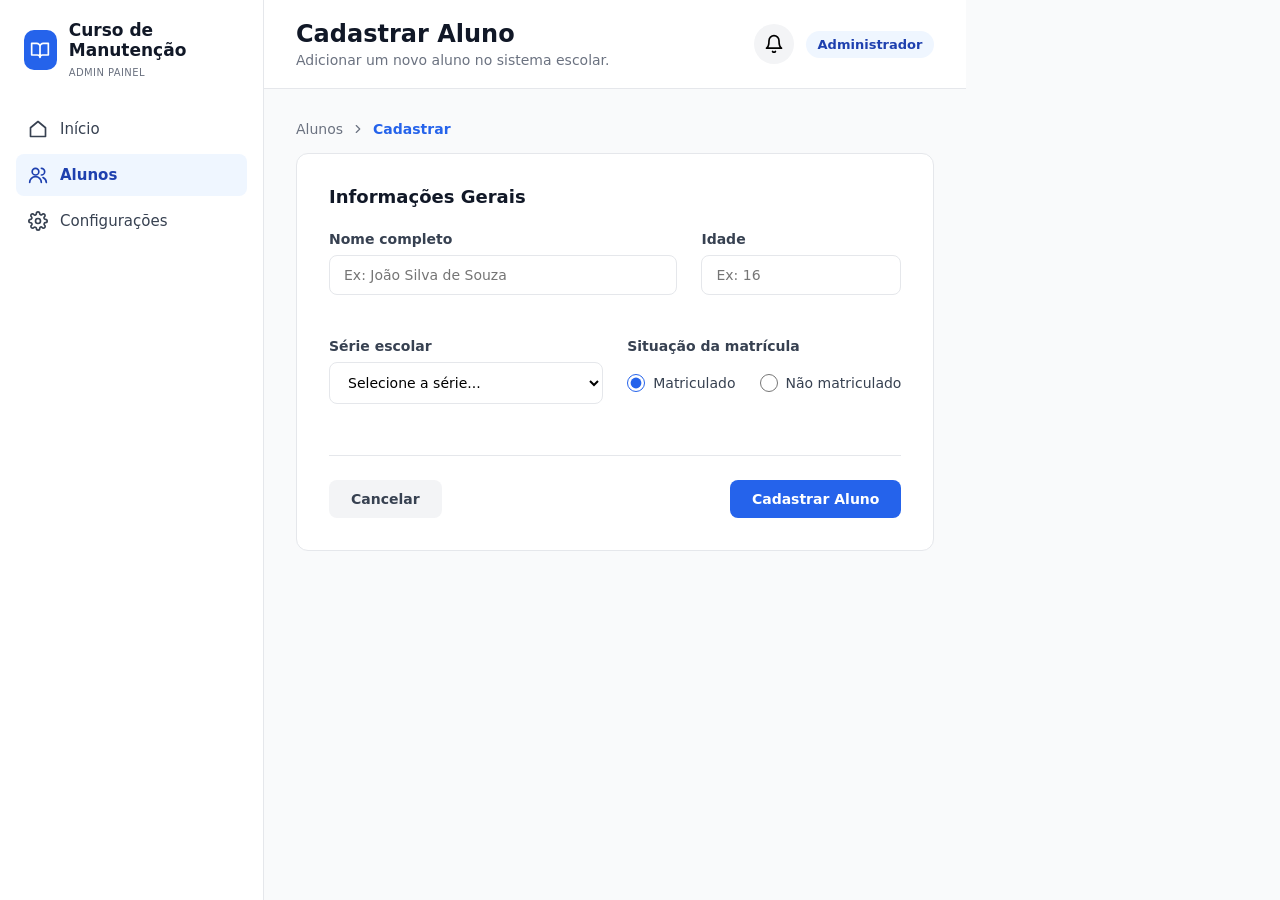
<file: index.html>
<!DOCTYPE html>
<html lang="pt-BR">

<head>
  <meta charset="UTF-8">
  <meta name="viewport" content="width=device-width, initial-scale=1">
  <title>Cadastrar Aluno</title>
  <link rel="stylesheet" href="/css/style.css">
</head>

<body>

  <aside>
    <div class="marca">
      <div class="logo"><svg viewBox="0 0 24 24">
          <path d="M2 4h6a4 4 0 0 1 4 4v13a3 3 0 0 0-3-3H2zM22 4h-6a4 4 0 0 0-4 4v13a3 3 0 0 1 3-3h7z" />
        </svg></div>
      <div><b>Curso de Manutenção</b><small>ADMIN PAINEL</small></div>
    </div>
    <nav>
      <a href="#"><svg viewBox="0 0 24 24">
          <path d="M3 10.5 12 3l9 7.5V21H3z" />
        </svg>Início</a>
      <div class="menu-alunos">
        <a href="#" class="ativo"><svg viewBox="0 0 24 24">
            <circle cx="9" cy="8" r="4" />
            <path d="M2 21a7 7 0 0 1 14 0M16 4a4 4 0 0 1 0 8M22 21a7 7 0 0 0-4-6" />
          </svg>Alunos
        </a>
        <div class="submenu">
          <a href="index.html">Adicionar Aluno</a>
          <a href="editar.html">Editar Aluno</a>
          <a href="excluir.html">Excluir Aluno</a>
        </div>
      </div>
      <a href="#"><svg viewBox="0 0 24 24">
          <circle cx="12" cy="12" r="3" />
          <path d="M19.4 15a1.7 1.7 0 0 0 .3 1.8l.1.1a2 2 0 1 1-2.8 2.8l-.1-.1a1.7 1.7 0 0 0-1.8-.3 1.7 1.7 0 0 0-1 1.5V21a2 2 0 1 1-4 0v-.1a1.7 1.7 0 0 0-1.1-1.5 1.7 1.7 0 0 0-1.8.3l-.1.1a2 2 0 1 1-2.8-2.8l.1-.1a1.7 1.7 0 0 0 .3-1.8 1.7 1.7 0 0 0-1.5-1H3a2 2 0 1 1 0-4h.1a1.7 1.7 0 0 0 1.5-1.1 1.7 1.7 0 0 0-.3-1.8l-.1-.1a2 2 0 1 1 2.8-2.8l.1.1a1.7 1.7 0 0 0 1.8.3H9a1.7 1.7 0 0 0 1-1.5V3a2 2 0 1 1 4 0v.1a1.7 1.7 0 0 0 1 1.5 1.7 1.7 0 0 0 1.8-.3l.1-.1a2 2 0 1 1 2.8 2.8l-.1.1a1.7 1.7 0 0 0-.3 1.8V9a1.7 1.7 0 0 0 1.5 1H21a2 2 0 1 1 0 4h-.1a1.7 1.7 0 0 0-1.5 1z" />
        </svg>Configurações</a>
        <a/>
    </nav>
  </aside>

  <div class="principal">
    <header>
      <div>
        <h1>Cadastrar Aluno</h1>
        <p>Adicionar um novo aluno no sistema escolar.</p>
      </div>
      <div class="usuario">
        <button class="sino" aria-label="Notificações"><svg viewBox="0 0 24 24">
            <path d="M18 8a6 6 0 0 0-12 0c0 7-3 9-3 9h18s-3-2-3-9M13.7 21a2 2 0 0 1-3.4 0" />
          </svg></button>
        <span class="selo">Administrador</span>
      </div>
    </header>

    <main>
      <div id="aviso" class="aviso" role="status" aria-live="polite"></div>

      <div class="caminho">Alunos <svg viewBox="0 0 24 24">
          <path d="m9 6 6 6-6 6" />
        </svg> <b>Cadastrar</b></div>

      <form class="cartao" id="form" novalidate>
        <h2>Informações Gerais</h2>
        <div class="grade">
          <div class="linha1">
            <div>
              <label for="nome">Nome completo</label>
              <input type="text" id="nome" placeholder="Ex: João Silva de Souza" maxlength="100" autocomplete="off">
              <div class="msg-erro" id="erro-nome"></div>
            </div>
            <div>
              <label for="idade">Idade</label>
              <input type="number" id="idade" placeholder="Ex: 16" min="5" max="100">
              <div class="msg-erro" id="erro-idade"></div>
            </div>
          </div>

          <div>
            <label for="serie">Série escolar</label>
            <select id="serie">
              <option value="">Selecione a série...</option>
              <option>6º ano (Fundamental)</option>
              <option>7º ano (Fundamental)</option>
              <option>8º ano (Fundamental)</option>
              <option>9º ano (Fundamental)</option>
              <option>1ª série (Ensino Médio)</option>
              <option>2ª série (Ensino Médio)</option>
              <option>3ª série (Ensino Médio)</option>
            </select>
            <div class="msg-erro" id="erro-serie"></div>
          </div>

          <fieldset>
            <legend>Situação da matrícula</legend>
            <div class="radios">
              <label><input type="radio" name="situacao" value="matriculado" checked> Matriculado</label>
              <label><input type="radio" name="situacao" value="nao_matriculado"> Não matriculado</label>
            </div>
          </fieldset>
        </div>

        <div class="acoes">
          <button type="button" class="btn cancelar" id="cancelar">Cancelar</button>
          <button type="submit" class="btn salvar" id="salvar">Cadastrar Aluno</button>
        </div>
      </form>
    </main>
  </div>

  <script>
    /* =====================================================
       ACESSO A DADOS
       Modo teste: guarda na memória (some ao recarregar).
       Modo real: comente o bloco de teste e descomente o bloco real.
       ===================================================== */

    // ----- MODO TESTE -----
    const alunosFalsos = [];
    async function salvarAluno(aluno) {
      await new Promise(r => setTimeout(r, 400));   // simula a demora da rede
      alunosFalsos.push({ id: alunosFalsos.length + 1, ...aluno });
      console.log('Alunos cadastrados (teste):', alunosFalsos);
      return { ok: true };
    }

    // ----- MODO REAL (API em C#) -----
    // async function salvarAluno(aluno) {
    //   const resp = await fetch('/api/alunos', {
    //     method: 'POST',
    //     headers: { 'Content-Type': 'application/json' },
    //     body: JSON.stringify(aluno)
    //   });
    //   return { ok: resp.ok, erro: resp.ok ? null : await resp.text() };
    // }

    /* ===================== TELA ===================== */
    const $ = id => document.getElementById(id);
    const form = $('form'), aviso = $('aviso'), botao = $('salvar');
    let temporizador;

    function mostrarAviso(texto, tipo) {
      clearTimeout(temporizador);
      const icone = tipo === 'ok'
        ? '<svg viewBox="0 0 24 24"><circle cx="12" cy="12" r="10"/><path d="m8 12 3 3 5-6"/></svg>'
        : '<svg viewBox="0 0 24 24"><circle cx="12" cy="12" r="10"/><path d="M12 8v5M12 16h.01"/></svg>';
      aviso.className = 'aviso mostrar ' + tipo;
      aviso.innerHTML = icone;
      const span = document.createElement('span');
      span.textContent = texto;            // textContent evita injeção de HTML
      aviso.appendChild(span);
      temporizador = setTimeout(() => aviso.classList.remove('mostrar'), 5000);
    }

    function marcarErro(campo, erroId, texto) {
      $(campo).classList.toggle('invalido', !!texto);
      $(erroId).textContent = texto || '';
      return !texto;
    }

    function validar() {
      const nome = $('nome').value.trim();
      const idade = Number($('idade').value);
      const okNome = marcarErro('nome', 'erro-nome', nome.length < 3 ? 'Informe o nome completo.' : '');
      const okIdade = marcarErro('idade', 'erro-idade',
        (!$('idade').value || idade < 5 || idade > 100) ? 'Idade entre 5 e 100.' : '');
      const okSerie = marcarErro('serie', 'erro-serie', !$('serie').value ? 'Escolha a série.' : '');
      return okNome && okIdade && okSerie;
    }

    function limpar() {
      form.reset();
      ['nome', 'idade', 'serie'].forEach(c => marcarErro(c, 'erro-' + c, ''));
    }

    form.addEventListener('submit', async e => {
      e.preventDefault();
      if (!validar()) return;

      botao.disabled = true;
      botao.textContent = 'Salvando...';
      try {
        const resultado = await salvarAluno({
          nome: $('nome').value.trim(),
          idade: Number($('idade').value),
          serie: $('serie').value,
          matriculado: form.situacao.value === 'matriculado'
        });
        if (resultado.ok) {
          mostrarAviso('Aluno cadastrado com sucesso!', 'ok');
          limpar();
        } else {
          mostrarAviso(resultado.erro || 'Não foi possível cadastrar o aluno.', 'falha');
        }
      } catch {
        mostrarAviso('Sem conexão com o servidor. Tente novamente.', 'falha');
      } finally {
        botao.disabled = false;
        botao.textContent = 'Cadastrar Aluno';
      }
    });

    $('cancelar').addEventListener('click', limpar);
  </script>
</body>

</html>
</file>
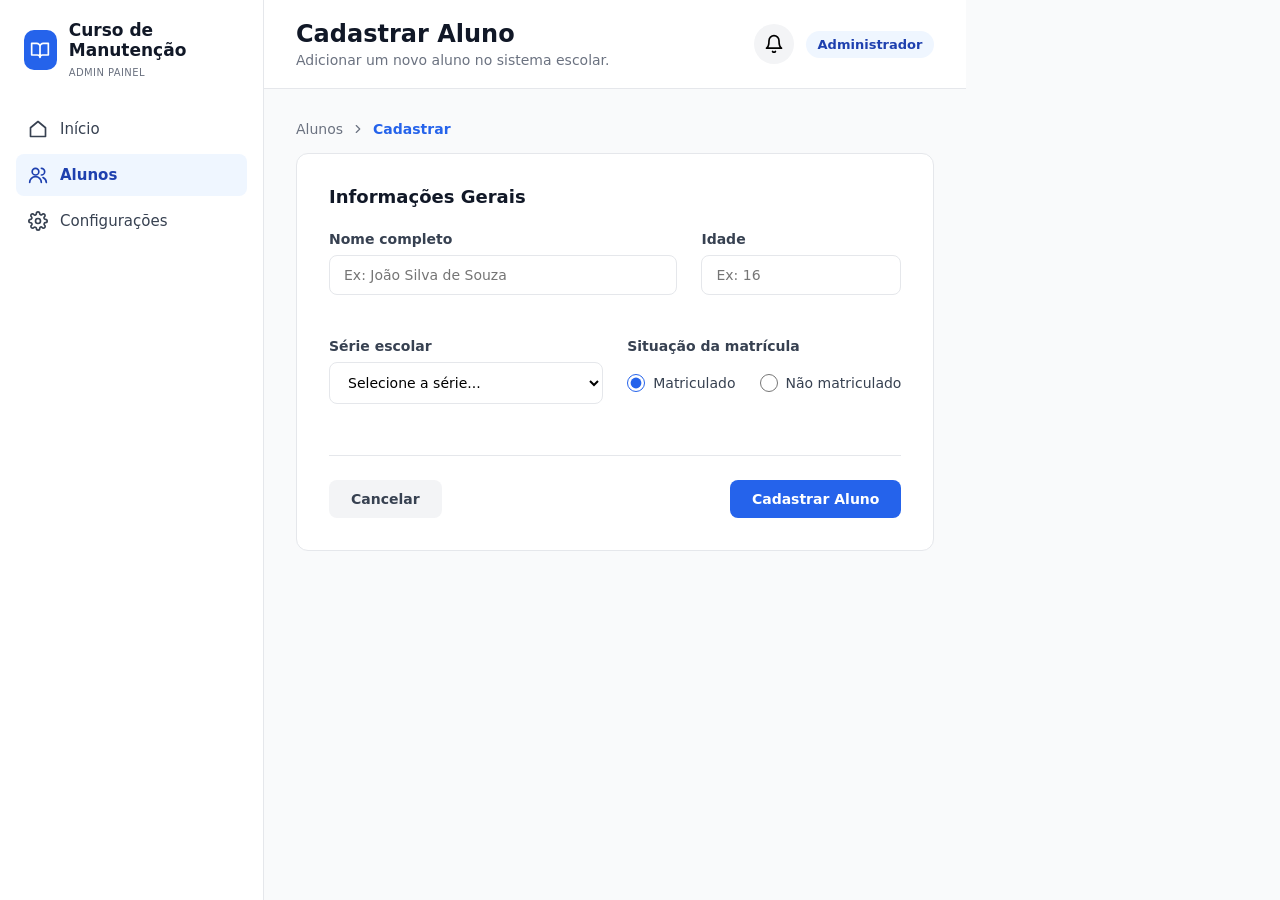
<file: Adicionar.html>
<!DOCTYPE html>
<html lang="pt-BR">

<head>
  <meta charset="UTF-8">
  <meta name="viewport" content="width=device-width, initial-scale=1">
  <title>Cadastrar Aluno</title>
  <link rel="stylesheet" href="/css/style.css">
</head>

<body>

  <aside>
    <div class="marca">
      <div class="logo"><svg viewBox="0 0 24 24">
          <path d="M2 4h6a4 4 0 0 1 4 4v13a3 3 0 0 0-3-3H2zM22 4h-6a4 4 0 0 0-4 4v13a3 3 0 0 1 3-3h7z" />
        </svg></div>
      <div><b>Curso de Manutenção</b><small>ADMIN PAINEL</small></div>
    </div>
    <nav>
      <a href="inicio.html"><svg viewBox="0 0 24 24">
          <path d="M3 10.5 12 3l9 7.5V21H3z" />
        </svg>Início</a>
      <div class="menu-alunos">
        <a href="Adicionar.html" class="ativo"><svg viewBox="0 0 24 24">
            <circle cx="9" cy="8" r="4" />
            <path d="M2 21a7 7 0 0 1 14 0M16 4a4 4 0 0 1 0 8M22 21a7 7 0 0 0-4-6" />
          </svg>Alunos
        </a>
        <div class="submenu">
          <a href="Adicionar.html">Adicionar Aluno</a>
          <a href="editar.html">Editar Aluno</a>
          <a href="excluir.html">Excluir Aluno</a>
          <a href="consultar.html">Consultar Aluno</a>
        </div>
      </div>
      <a href="#"><svg viewBox="0 0 24 24">
          <circle cx="12" cy="12" r="3" />
          <path d="M19.4 15a1.7 1.7 0 0 0 .3 1.8l.1.1a2 2 0 1 1-2.8 2.8l-.1-.1a1.7 1.7 0 0 0-1.8-.3 1.7 1.7 0 0 0-1 1.5V21a2 2 0 1 1-4 0v-.1a1.7 1.7 0 0 0-1.1-1.5 1.7 1.7 0 0 0-1.8.3l-.1.1a2 2 0 1 1-2.8-2.8l.1-.1a1.7 1.7 0 0 0 .3-1.8 1.7 1.7 0 0 0-1.5-1H3a2 2 0 1 1 0-4h.1a1.7 1.7 0 0 0 1.5-1.1 1.7 1.7 0 0 0-.3-1.8l-.1-.1a2 2 0 1 1 2.8-2.8l.1.1a1.7 1.7 0 0 0 1.8.3H9a1.7 1.7 0 0 0 1-1.5V3a2 2 0 1 1 4 0v.1a1.7 1.7 0 0 0 1 1.5 1.7 1.7 0 0 0 1.8-.3l.1-.1a2 2 0 1 1 2.8 2.8l-.1.1a1.7 1.7 0 0 0-.3 1.8V9a1.7 1.7 0 0 0 1.5 1H21a2 2 0 1 1 0 4h-.1a1.7 1.7 0 0 0-1.5 1z" />
        </svg>Configurações</a>
        <a/>
    </nav>
  </aside>

  <div class="principal">
    <header>
      <div>
        <h1>Cadastrar Aluno</h1>
        <p>Adicionar um novo aluno no sistema escolar.</p>
      </div>
      <div class="usuario">
        <button class="sino" aria-label="Notificações"><svg viewBox="0 0 24 24">
            <path d="M18 8a6 6 0 0 0-12 0c0 7-3 9-3 9h18s-3-2-3-9M13.7 21a2 2 0 0 1-3.4 0" />
          </svg></button>
        <span class="selo">Administrador</span>
      </div>
    </header>

    <main>
      <div id="aviso" class="aviso" role="status" aria-live="polite"></div>

      <div class="caminho">Alunos <svg viewBox="0 0 24 24">
          <path d="m9 6 6 6-6 6" />
        </svg> <b>Cadastrar</b></div>

      <form class="cartao" id="form" novalidate>
        <h2>Informações Gerais</h2>
        <div class="grade">
          <div class="linha1">
            <div>
              <label for="nome">Nome completo</label>
              <input type="text" id="nome" placeholder="Ex: João Silva de Souza" maxlength="100" autocomplete="off">
              <div class="msg-erro" id="erro-nome"></div>
            </div>
            <div>
              <label for="idade">Idade</label>
              <input type="number" id="idade" placeholder="Ex: 16" min="5" max="100">
              <div class="msg-erro" id="erro-idade"></div>
            </div>
          </div>

          <div>
            <label for="serie">Série escolar</label>
            <select id="serie">
              <option value="">Selecione a série...</option>
              <option>6º ano (Fundamental)</option>
              <option>7º ano (Fundamental)</option>
              <option>8º ano (Fundamental)</option>
              <option>9º ano (Fundamental)</option>
              <option>1ª série (Ensino Médio)</option>
              <option>2ª série (Ensino Médio)</option>
              <option>3ª série (Ensino Médio)</option>
            </select>
            <div class="msg-erro" id="erro-serie"></div>
          </div>

          <fieldset>
            <legend>Situação da matrícula</legend>
            <div class="radios">
              <label><input type="radio" name="situacao" value="matriculado" checked> Matriculado</label>
              <label><input type="radio" name="situacao" value="nao_matriculado"> Não matriculado</label>
            </div>
          </fieldset>
        </div>

        <div class="acoes">
          <button type="button" class="btn cancelar" id="cancelar">Cancelar</button>
          <button type="submit" class="btn salvar" id="salvar">Cadastrar Aluno</button>
        </div>
      </form>
    </main>
  </div>

  <script>
    /* =====================================================
       ACESSO A DADOS
       Modo teste: guarda na memória (some ao recarregar).
       Modo real: comente o bloco de teste e descomente o bloco real.
       ===================================================== */

    // ----- MODO TESTE -----
    const alunosFalsos = [];
    async function salvarAluno(aluno) {
      await new Promise(r => setTimeout(r, 400));   // simula a demora da rede
      alunosFalsos.push({ id: alunosFalsos.length + 1, ...aluno });
      console.log('Alunos cadastrados (teste):', alunosFalsos);
      return { ok: true };
    }

    // ----- MODO REAL (API em C#) -----
    // async function salvarAluno(aluno) {
    //   const resp = await fetch('/api/alunos', {
    //     method: 'POST',
    //     headers: { 'Content-Type': 'application/json' },
    //     body: JSON.stringify(aluno)
    //   });
    //   return { ok: resp.ok, erro: resp.ok ? null : await resp.text() };
    // }

    /* ===================== TELA ===================== */
    const $ = id => document.getElementById(id);
    const form = $('form'), aviso = $('aviso'), botao = $('salvar');
    let temporizador;

    function mostrarAviso(texto, tipo) {
      clearTimeout(temporizador);
      const icone = tipo === 'ok'
        ? '<svg viewBox="0 0 24 24"><circle cx="12" cy="12" r="10"/><path d="m8 12 3 3 5-6"/></svg>'
        : '<svg viewBox="0 0 24 24"><circle cx="12" cy="12" r="10"/><path d="M12 8v5M12 16h.01"/></svg>';
      aviso.className = 'aviso mostrar ' + tipo;
      aviso.innerHTML = icone;
      const span = document.createElement('span');
      span.textContent = texto;            // textContent evita injeção de HTML
      aviso.appendChild(span);
      temporizador = setTimeout(() => aviso.classList.remove('mostrar'), 5000);
    }

    function marcarErro(campo, erroId, texto) {
      $(campo).classList.toggle('invalido', !!texto);
      $(erroId).textContent = texto || '';
      return !texto;
    }

    function validar() {
      const nome = $('nome').value.trim();
      const idade = Number($('idade').value);
      const okNome = marcarErro('nome', 'erro-nome', nome.length < 3 ? 'Informe o nome completo.' : '');
      const okIdade = marcarErro('idade', 'erro-idade',
        (!$('idade').value || idade < 5 || idade > 100) ? 'Idade entre 5 e 100.' : '');
      const okSerie = marcarErro('serie', 'erro-serie', !$('serie').value ? 'Escolha a série.' : '');
      return okNome && okIdade && okSerie;
    }

    function limpar() {
      form.reset();
      ['nome', 'idade', 'serie'].forEach(c => marcarErro(c, 'erro-' + c, ''));
    }

    form.addEventListener('submit', async e => {
      e.preventDefault();
      if (!validar()) return;

      botao.disabled = true;
      botao.textContent = 'Salvando...';
      try {
        const resultado = await salvarAluno({
          nome: $('nome').value.trim(),
          idade: Number($('idade').value),
          serie: $('serie').value,
          matriculado: form.situacao.value === 'matriculado'
        });
        if (resultado.ok) {
          mostrarAviso('Aluno cadastrado com sucesso!', 'ok');
          limpar();
        } else {
          mostrarAviso(resultado.erro || 'Não foi possível cadastrar o aluno.', 'falha');
        }
      } catch {
        mostrarAviso('Sem conexão com o servidor. Tente novamente.', 'falha');
      } finally {
        botao.disabled = false;
        botao.textContent = 'Cadastrar Aluno';
      }
    });

    $('cancelar').addEventListener('click', limpar);
  </script>
</body>

</html>
</file>
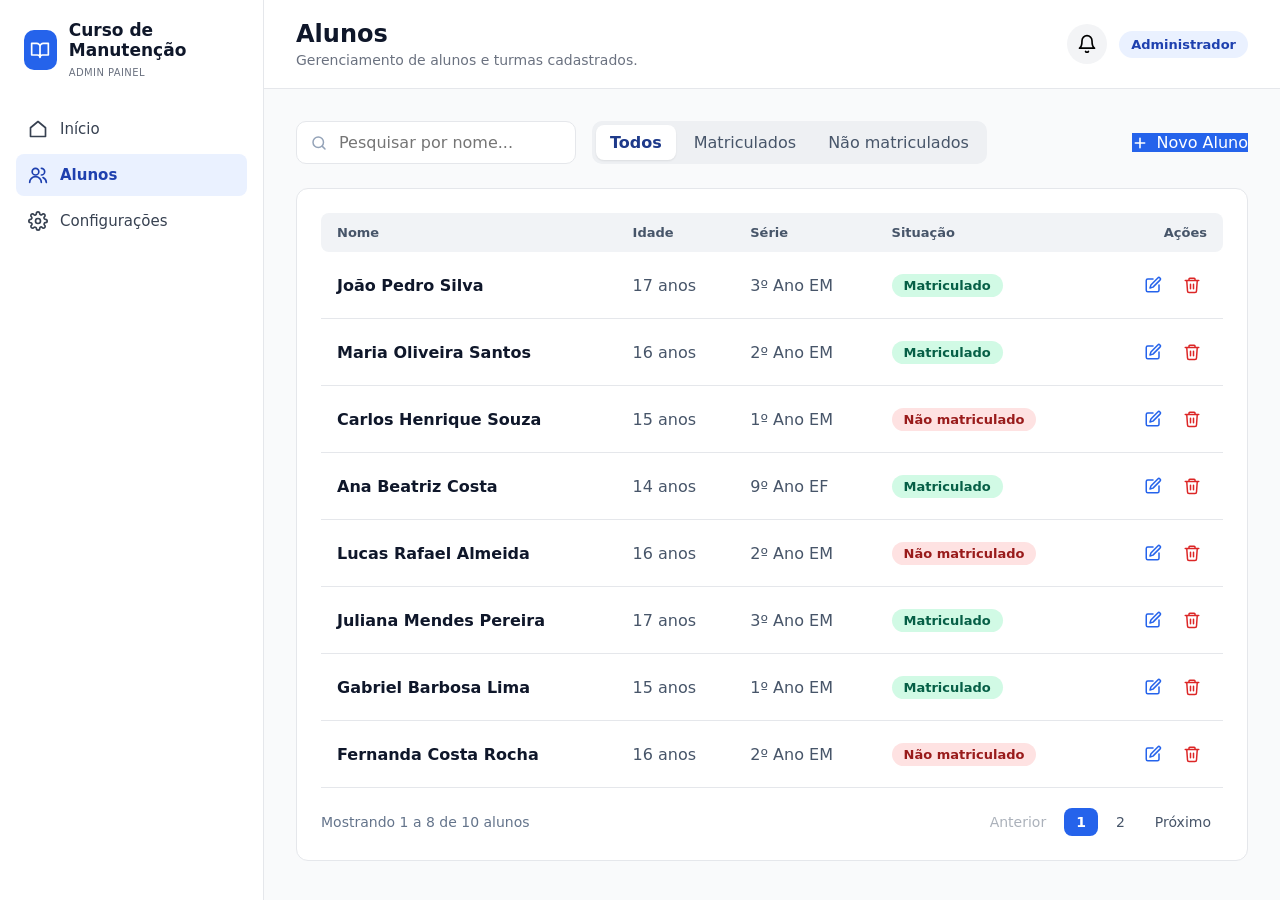
<file: consultar.html>
<!DOCTYPE html>
<html lang="pt-BR">

<head>
  <meta charset="UTF-8">
  <meta name="viewport" content="width=device-width, initial-scale=1">
  <title>Alunos</title>
  <link rel="stylesheet" href="/css/style.css">
  <link rel="stylesheet" href="/css/consultar.css">
</head>

<body>

  <aside>
    <div class="marca">
      <div class="logo"><svg viewBox="0 0 24 24">
          <path d="M2 4h6a4 4 0 0 1 4 4v13a3 3 0 0 0-3-3H2zM22 4h-6a4 4 0 0 0-4 4v13a3 3 0 0 1 3-3h7z" />
        </svg></div>
      <div><b>Curso de Manutenção</b><small>ADMIN PAINEL</small></div>
    </div>
    <nav>
      <a href="inicio.html"><svg viewBox="0 0 24 24">
          <path d="M3 10.5 12 3l9 7.5V21H3z" />
        </svg>Início</a>
      <div class="menu-alunos">
        <a href="alunos.html" class="ativo"><svg viewBox="0 0 24 24">
            <circle cx="9" cy="8" r="4" />
            <path d="M2 21a7 7 0 0 1 14 0M16 4a4 4 0 0 1 0 8M22 21a7 7 0 0 0-4-6" />
          </svg>Alunos</a>
        <div class="submenu">
          <a href="Adicionar.html">Adicionar Aluno</a>
          <a href="editar.html">Editar Aluno</a>
          <a href="excluir.html">Excluir Aluno</a>
          <a href="consultar.html">Consultar Aluno</a>
        </div>
      </div>
      <a href="#"><svg viewBox="0 0 24 24">
          <circle cx="12" cy="12" r="3" />
          <path d="M19.4 15a1.7 1.7 0 0 0 .3 1.8l.1.1a2 2 0 1 1-2.8 2.8l-.1-.1a1.7 1.7 0 0 0-1.8-.3 1.7 1.7 0 0 0-1 1.5V21a2 2 0 1 1-4 0v-.1a1.7 1.7 0 0 0-1.1-1.5 1.7 1.7 0 0 0-1.8.3l-.1.1a2 2 0 1 1-2.8-2.8l.1-.1a1.7 1.7 0 0 0 .3-1.8 1.7 1.7 0 0 0-1.5-1H3a2 2 0 1 1 0-4h.1a1.7 1.7 0 0 0 1.5-1.1 1.7 1.7 0 0 0-.3-1.8l-.1-.1a2 2 0 1 1 2.8-2.8l.1.1a1.7 1.7 0 0 0 1.8.3H9a1.7 1.7 0 0 0 1-1.5V3a2 2 0 1 1 4 0v.1a1.7 1.7 0 0 0 1 1.5 1.7 1.7 0 0 0 1.8-.3l.1-.1a2 2 0 1 1 2.8 2.8l-.1.1a1.7 1.7 0 0 0-.3 1.8V9a1.7 1.7 0 0 0 1.5 1H21a2 2 0 1 1 0 4h-.1a1.7 1.7 0 0 0-1.5 1z" />
        </svg>Configurações</a>
    </nav>
  </aside>

  <div class="principal">
    <header>
      <div>
        <h1>Alunos</h1>
        <p>Gerenciamento de alunos e turmas cadastrados.</p>
      </div>
      <div class="usuario">
        <button class="sino" aria-label="Notificações"><svg viewBox="0 0 24 24">
            <path d="M18 8a6 6 0 0 0-12 0c0 7-3 9-3 9h18s-3-2-3-9M13.7 21a2 2 0 0 1-3.4 0" />
          </svg></button>
        <span class="selo">Administrador</span>
      </div>
    </header>

    <main>

      <!-- ===== BARRA: busca + filtros + botão novo ===== -->
      <div class="barra">
        <div class="busca">
          <svg viewBox="0 0 24 24">
            <circle cx="11" cy="11" r="7" />
            <path d="m20 20-3.5-3.5" />
          </svg>
          <input type="search" id="busca" placeholder="Pesquisar por nome..." aria-label="Pesquisar por nome" autocomplete="off">
        </div>

        <div class="filtros" id="filtros">
          <button type="button" class="ativo" data-filtro="todos">Todos</button>
          <button type="button" data-filtro="matriculados">Matriculados</button>
          <button type="button" data-filtro="nao">Não matriculados</button>
        </div>

        <a href="Adicionar.html" class="btn salvar novo">
          <svg viewBox="0 0 24 24">
            <path d="M12 5v14M5 12h14" />
          </svg>Novo Aluno
        </a>
      </div>

      <!-- ===== TABELA ===== -->
      <section class="cartao lista">
        <div class="tabela-rolagem">
          <table>
            <thead>
              <tr>
                <th>Nome</th>
                <th>Idade</th>
                <th>Série</th>
                <th>Situação</th>
                <th class="col-acoes">Ações</th>
              </tr>
            </thead>
            <tbody id="tabela-alunos"></tbody>
          </table>
        </div>

        <div class="rodape">
          <span id="info"></span>
          <nav class="paginacao" id="paginacao" aria-label="Paginação"></nav>
        </div>
      </section>

    </main>
  </div>

  <!-- Molde de uma linha (o navegador não mostra o <template>) -->
  <template id="modelo-linha">
    <tr>
      <td class="nome"></td>
      <td class="idade"></td>
      <td class="serie"></td>
      <td><span class="selo-situacao"></span></td>
      <td class="col-acoes">
        <a class="acao editar" aria-label="Editar aluno"><svg viewBox="0 0 24 24">
            <path d="M12 4H5a2 2 0 0 0-2 2v13a2 2 0 0 0 2 2h13a2 2 0 0 0 2-2v-7" />
            <path d="M18.4 2.6a2 2 0 0 1 2.9 2.9L12 14.8 8 16l1.2-4z" />
          </svg></a>
        <a class="acao excluir" aria-label="Excluir aluno"><svg viewBox="0 0 24 24">
            <path d="M3 6h18M8 6V4a1 1 0 0 1 1-1h6a1 1 0 0 1 1 1v2M19 6l-1 14a2 2 0 0 1-2 2H8a2 2 0 0 1-2-2L5 6M10 11v6M14 11v6" />
          </svg></a>
      </td>
    </tr>
  </template>

  <script>
    /* =====================================================
       ACESSO A DADOS  (é a ÚNICA parte que muda com o banco)
       A tela chama buscarAlunos() e espera receber uma lista:
       [{ id, nome, idade, serie, matriculado }, ...]
       ===================================================== */

    // ----- MODO TESTE: dados inventados (apague quando ligar o banco) -----
    async function buscarAlunos() {
      await new Promise(r => setTimeout(r, 300));   // simula a demora da rede
      return [
        { id: 1, nome: 'João Pedro Silva', idade: 17, serie: '3º Ano EM', matriculado: true },
        { id: 2, nome: 'Maria Oliveira Santos', idade: 16, serie: '2º Ano EM', matriculado: true },
        { id: 3, nome: 'Carlos Henrique Souza', idade: 15, serie: '1º Ano EM', matriculado: false },
        { id: 4, nome: 'Ana Beatriz Costa', idade: 14, serie: '9º Ano EF', matriculado: true },
        { id: 5, nome: 'Lucas Rafael Almeida', idade: 16, serie: '2º Ano EM', matriculado: false },
        { id: 6, nome: 'Juliana Mendes Pereira', idade: 17, serie: '3º Ano EM', matriculado: true },
        { id: 7, nome: 'Gabriel Barbosa Lima', idade: 15, serie: '1º Ano EM', matriculado: true },
        { id: 8, nome: 'Fernanda Costa Rocha', idade: 16, serie: '2º Ano EM', matriculado: false },
        { id: 9, nome: 'Pedro Álvares Nunes', idade: 14, serie: '8º Ano EF', matriculado: true },
        { id: 10, nome: 'Camila Ferreira Dias', idade: 15, serie: '1º Ano EM', matriculado: true }
      ];
    }

    // ----- MODO REAL (API em C#): comente o bloco de teste e descomente este -----
    // async function buscarAlunos() {
    //   const resp = await fetch('/api/alunos');
    //   if (!resp.ok) throw new Error('Falha ao buscar alunos');
    //   return resp.json();
    // }

    /* ===================== TELA ===================== */
    const POR_PAGINA = 8;
    let todos = [];          // todos os alunos vindos do banco
    let filtro = 'todos';    // 'todos' | 'matriculados' | 'nao'
    let busca = '';          // texto digitado (já sem acento e minúsculo)
    let pagina = 1;

    const $ = id => document.getElementById(id);
    const corpo = $('tabela-alunos');

    // "João" -> "joao": a busca acha o nome mesmo sem digitar o acento
    const semAcento = t => t.normalize('NFD').replace(/[\u0300-\u036f]/g, '').toLowerCase();

    function listaFiltrada() {
      return todos.filter(a => {
        if (filtro === 'matriculados' && !a.matriculado) return false;
        if (filtro === 'nao' && a.matriculado) return false;
        return semAcento(a.nome).includes(busca);
      });
    }

    function mensagemTabela(texto) {
      corpo.innerHTML = '';
      const tr = document.createElement('tr');
      tr.className = 'vazio';
      const td = document.createElement('td');
      td.colSpan = 5;
      td.textContent = texto;
      tr.appendChild(td);
      corpo.appendChild(tr);
    }

    function criarLinha(aluno) {
      const linha = $('modelo-linha').content.cloneNode(true);
      // textContent evita injeção de HTML se um nome vier com <script>
      linha.querySelector('.nome').textContent = aluno.nome;
      linha.querySelector('.idade').textContent = aluno.idade + ' anos';
      linha.querySelector('.serie').textContent = aluno.serie;

      const selo = linha.querySelector('.selo-situacao');
      selo.textContent = aluno.matriculado ? 'Matriculado' : 'Não matriculado';
      selo.classList.add(aluno.matriculado ? 'ok' : 'falha');

      // leva o id na URL: a página de editar/excluir lê esse id
      linha.querySelector('.editar').href = 'editar.html?id=' + encodeURIComponent(aluno.id);
      linha.querySelector('.excluir').href = 'excluir.html?id=' + encodeURIComponent(aluno.id);
      return linha;
    }

    function desenharPaginacao(totalPaginas) {
      const nav = $('paginacao');
      nav.innerHTML = '';
      if (totalPaginas <= 1) return;

      const botao = (texto, alvo, desativado, atual) => {
        const b = document.createElement('button');
        b.type = 'button';
        b.textContent = texto;
        b.disabled = desativado;
        if (atual) { b.classList.add('ativo'); b.setAttribute('aria-current', 'page'); }
        b.addEventListener('click', () => { pagina = alvo; desenhar(); });
        return b;
      };

      nav.appendChild(botao('Anterior', pagina - 1, pagina === 1));
      for (let p = 1; p <= totalPaginas; p++) nav.appendChild(botao(p, p, false, p === pagina));
      nav.appendChild(botao('Próximo', pagina + 1, pagina === totalPaginas));
    }

    function desenhar() {
      const lista = listaFiltrada();
      const totalPaginas = Math.max(1, Math.ceil(lista.length / POR_PAGINA));
      pagina = Math.min(pagina, totalPaginas);

      const inicio = (pagina - 1) * POR_PAGINA;
      const fatia = lista.slice(inicio, inicio + POR_PAGINA);   // só os 8 da página atual

      if (!fatia.length) {
        mensagemTabela('Nenhum aluno encontrado.');
      } else {
        corpo.innerHTML = '';
        fatia.forEach(a => corpo.appendChild(criarLinha(a)));
      }

      $('info').textContent = lista.length
        ? `Mostrando ${inicio + 1} a ${inicio + fatia.length} de ${lista.length} alunos`
        : '';
      desenharPaginacao(totalPaginas);
    }

    // ----- eventos -----
    $('busca').addEventListener('input', e => {
      busca = semAcento(e.target.value.trim());
      pagina = 1;
      desenhar();
    });

    $('filtros').addEventListener('click', e => {
      const botao = e.target.closest('button[data-filtro]');
      if (!botao) return;
      filtro = botao.dataset.filtro;
      pagina = 1;
      document.querySelectorAll('#filtros button').forEach(b => b.classList.toggle('ativo', b === botao));
      desenhar();
    });

    // ----- início -----
    async function iniciar() {
      mensagemTabela('Carregando alunos...');
      try {
        todos = await buscarAlunos();
        desenhar();
      } catch {
        mensagemTabela('Não foi possível carregar os alunos. Tente novamente.');
      }
    }
    iniciar();
  </script>
</body>

</html>
</file>
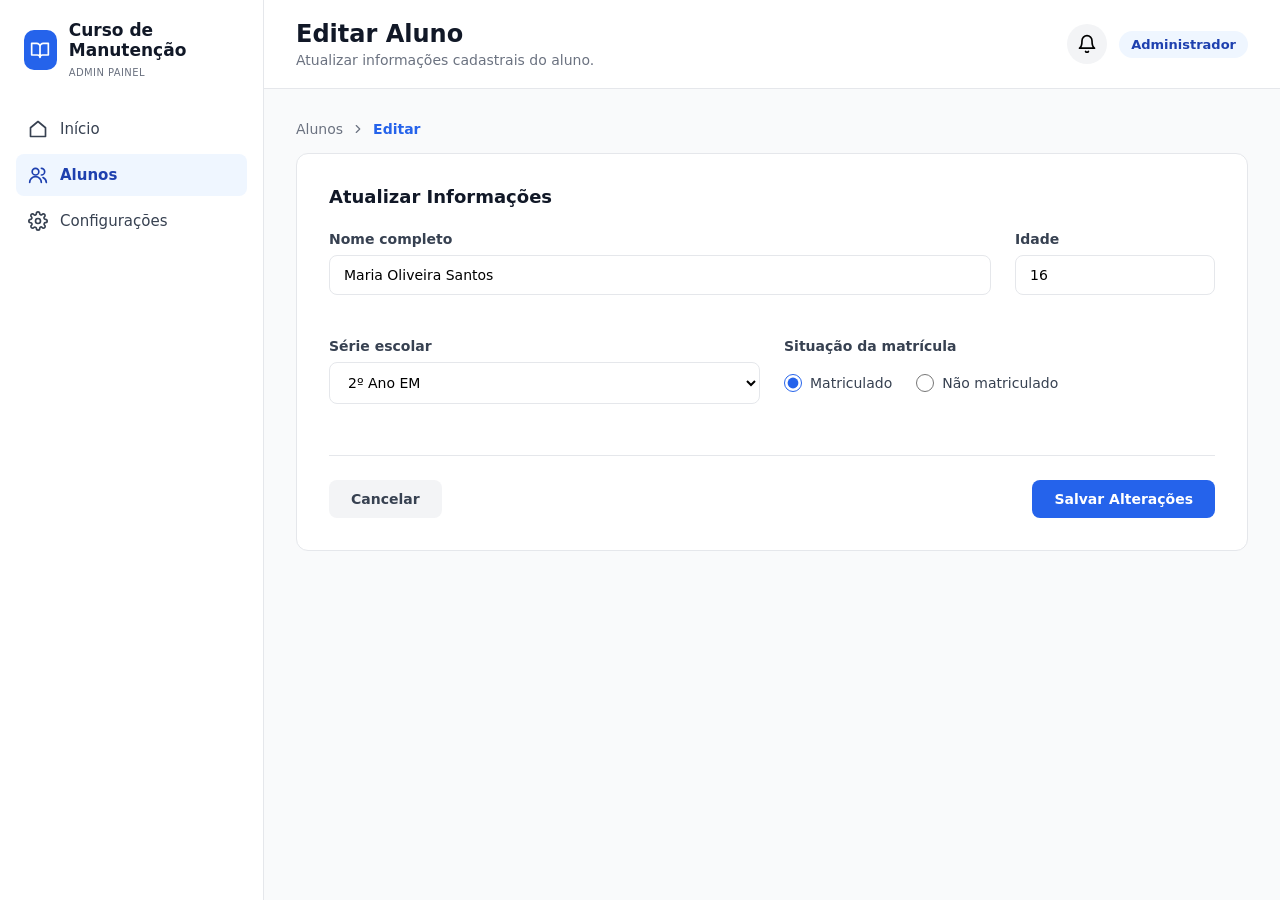
<file: editar.html>
<!DOCTYPE html>
<html lang="pt-BR">

<head>
  <meta charset="UTF-8">
  <meta name="viewport" content="width=device-width, initial-scale=1">
  <title>Editar Aluno</title>
  <link rel="stylesheet" href="/css/editar.css">
</head>

<body>

  <aside>
    <div class="marca">
      <div class="logo"><svg viewBox="0 0 24 24">
          <path d="M2 4h6a4 4 0 0 1 4 4v13a3 3 0 0 0-3-3H2zM22 4h-6a4 4 0 0 0-4 4v13a3 3 0 0 1 3-3h7z" />
        </svg></div>
      <div><b>Curso de Manutenção</b><small>ADMIN PAINEL</small></div>
    </div>
    <nav>
      <a href="#"><svg viewBox="0 0 24 24">
          <path d="M3 10.5 12 3l9 7.5V21H3z" />
        </svg>Início</a>
        <div class="menu-alunos">
      <a href="#" class="ativo"><svg viewBox="0 0 24 24">
          <circle cx="9" cy="8" r="4" />
          <path d="M2 21a7 7 0 0 1 14 0M16 4a4 4 0 0 1 0 8M22 21a7 7 0 0 0-4-6" />
        </svg>Alunos</a>
      </a>
      <div class="submenu">
        <a href="index.html">Adicionar Aluno</a>
        <a href="editar.html">Editar Aluno</a>
        <a href="excluir.html">Excluir Aluno</a>
      </div>
      </div>
      <a href="#"><svg viewBox="0 0 24 24">
          <circle cx="12" cy="12" r="3" />
          <path d="M19.4 15a1.7 1.7 0 0 0 .3 1.8l.1.1a2 2 0 1 1-2.8 2.8l-.1-.1a1.7 1.7 0 0 0-1.8-.3 1.7 1.7 0 0 0-1 1.5V21a2 2 0 1 1-4 0v-.1a1.7 1.7 0 0 0-1.1-1.5 1.7 1.7 0 0 0-1.8.3l-.1.1a2 2 0 1 1-2.8-2.8l.1-.1a1.7 1.7 0 0 0 .3-1.8 1.7 1.7 0 0 0-1.5-1H3a2 2 0 1 1 0-4h.1a1.7 1.7 0 0 0 1.5-1.1 1.7 1.7 0 0 0-.3-1.8l-.1-.1a2 2 0 1 1 2.8-2.8l.1.1a1.7 1.7 0 0 0 1.8.3H9a1.7 1.7 0 0 0 1-1.5V3a2 2 0 1 1 4 0v.1a1.7 1.7 0 0 0 1 1.5 1.7 1.7 0 0 0 1.8-.3l.1-.1a2 2 0 1 1 2.8 2.8l-.1.1a1.7 1.7 0 0 0-.3 1.8V9a1.7 1.7 0 0 0 1.5 1H21a2 2 0 1 1 0 4h-.1a1.7 1.7 0 0 0-1.5 1z" />
        </svg>Configurações</a>
    </nav>
  </aside>

  <div class="principal">
    <header>
      <div>
        <h1>Editar Aluno</h1>
        <p>Atualizar informações cadastrais do aluno.</p>
      </div>
      <div class="usuario">
        <button class="sino" aria-label="Notificações"><svg viewBox="0 0 24 24">
            <path d="M18 8a6 6 0 0 0-12 0c0 7-3 9-3 9h18s-3-2-3-9M13.7 21a2 2 0 0 1-3.4 0" />
          </svg></button>
        <span class="selo">Administrador</span>
      </div>
    </header>

    <main>
      <div id="aviso" class="aviso" role="status" aria-live="polite"></div>

      <div class="caminho">Alunos <svg viewBox="0 0 24 24">
          <path d="m9 6 6 6-6 6" />
        </svg> <b>Editar</b></div>

      <form class="cartao" id="form" novalidate>
        <h2>Atualizar Informações</h2>
        <div class="grade">
          <div class="linha1">
            <div>
              <label for="nome">Nome completo</label>
              <input type="text" id="nome" maxlength="100" autocomplete="off">
              <div class="msg-erro" id="erro-nome"></div>
            </div>
            <div>
              <label for="idade">Idade</label>
              <input type="number" id="idade" min="5" max="100">
              <div class="msg-erro" id="erro-idade"></div>
            </div>
          </div>

          <div>
            <label for="serie">Série escolar</label>
            <select id="serie">
              <option value="">Selecione a série...</option>
              <option>6º Ano EF</option>
              <option>7º Ano EF</option>
              <option>8º Ano EF</option>
              <option>9º Ano EF</option>
              <option>1º Ano EM</option>
              <option>2º Ano EM</option>
              <option>3º Ano EM</option>
            </select>
            <div class="msg-erro" id="erro-serie"></div>
          </div>

          <fieldset>
            <legend>Situação da matrícula</legend>
            <div class="radios">
              <label><input type="radio" name="situacao" value="matriculado" checked> Matriculado</label>
              <label><input type="radio" name="situacao" value="nao_matriculado"> Não matriculado</label>
            </div>
          </fieldset>
        </div>

        <div class="acoes">
          <button type="button" class="btn cancelar" id="cancelar">Cancelar</button>
          <button type="submit" class="btn salvar" id="salvar">Salvar Alterações</button>
        </div>
      </form>
    </main>
  </div>

  <script>
    /* =====================================================
       ACESSO A DADOS
       Modo teste: dados de mentira na memória.
       Modo real: comente o bloco de teste e descomente o bloco real.
       A página recebe o aluno pelo endereço: editar-aluno.html?id=1
       ===================================================== */

    // ----- MODO TESTE -----
    const alunoFalso = { id: 1, nome: 'Maria Oliveira Santos', idade: 16, serie: '2º Ano EM', matriculado: true };

    async function buscarAluno(id) {
      await new Promise(r => setTimeout(r, 300));
      return { ok: true, aluno: { ...alunoFalso } };
    }
    async function atualizarAluno(id, dados) {
      await new Promise(r => setTimeout(r, 400));
      Object.assign(alunoFalso, dados);
      console.log('Aluno atualizado (teste):', alunoFalso);
      return { ok: true };
    }

    // ----- MODO REAL (API em C#) -----
    // async function buscarAluno(id) {
    //   const resp = await fetch('/api/alunos/' + id);
    //   return resp.ok ? { ok: true, aluno: await resp.json() }
    //                  : { ok: false, erro: 'Aluno não encontrado.' };
    // }
    // async function atualizarAluno(id, dados) {
    //   const resp = await fetch('/api/alunos/' + id, {
    //     method: 'PUT',
    //     headers: { 'Content-Type': 'application/json' },
    //     body: JSON.stringify(dados)
    //   });
    //   return { ok: resp.ok, erro: resp.ok ? null : await resp.text() };
    // }

    /* ===================== TELA ===================== */
    const $ = id => document.getElementById(id);
    const form = $('form'), aviso = $('aviso'), botao = $('salvar');
    const id = new URLSearchParams(location.search).get('id') || 1;
    let original = null, temporizador;

    function mostrarAviso(texto, tipo) {
      clearTimeout(temporizador);
      const icone = tipo === 'ok'
        ? '<svg viewBox="0 0 24 24"><circle cx="12" cy="12" r="10"/><path d="m8 12 3 3 5-6"/></svg>'
        : '<svg viewBox="0 0 24 24"><circle cx="12" cy="12" r="10"/><path d="M12 8v5M12 16h.01"/></svg>';
      aviso.className = 'aviso mostrar ' + tipo;
      aviso.innerHTML = icone;
      const span = document.createElement('span');
      span.textContent = texto;
      aviso.appendChild(span);
      temporizador = setTimeout(() => aviso.classList.remove('mostrar'), 5000);
    }

    function marcarErro(campo, erroId, texto) {
      $(campo).classList.toggle('invalido', !!texto);
      $(erroId).textContent = texto || '';
      return !texto;
    }

    function preencher(a) {
      $('nome').value = a.nome;
      $('idade').value = a.idade;
      $('serie').value = a.serie;
      form.situacao.value = a.matriculado ? 'matriculado' : 'nao_matriculado';
      ['nome', 'idade', 'serie'].forEach(c => marcarErro(c, 'erro-' + c, ''));
    }

    function validar() {
      const idade = Number($('idade').value);
      const okNome = marcarErro('nome', 'erro-nome', $('nome').value.trim().length < 3 ? 'Informe o nome completo.' : '');
      const okIdade = marcarErro('idade', 'erro-idade',
        (!$('idade').value || idade < 5 || idade > 100) ? 'Idade entre 5 e 100.' : '');
      const okSerie = marcarErro('serie', 'erro-serie', !$('serie').value ? 'Escolha a série.' : '');
      return okNome && okIdade && okSerie;
    }

    // Carrega o aluno ao abrir a página
    (async () => {
      botao.disabled = true;
      try {
        const r = await buscarAluno(id);
        if (!r.ok) { mostrarAviso(r.erro, 'falha'); return; }
        original = r.aluno;
        preencher(original);
        botao.disabled = false;
      } catch {
        mostrarAviso('Sem conexão com o servidor. Recarregue a página.', 'falha');
      }
    })();

    form.addEventListener('submit', async e => {
      e.preventDefault();
      if (!validar()) return;

      botao.disabled = true;
      botao.textContent = 'Salvando...';
      const dados = {
        nome: $('nome').value.trim(),
        idade: Number($('idade').value),
        serie: $('serie').value,
        matriculado: form.situacao.value === 'matriculado'
      };
      try {
        const r = await atualizarAluno(id, dados);
        if (r.ok) {
          original = { ...original, ...dados };
          mostrarAviso('Alterações salvas com sucesso!', 'ok');
        } else {
          mostrarAviso(r.erro || 'Não foi possível salvar as alterações.', 'falha');
        }
      } catch {
        mostrarAviso('Sem conexão com o servidor. Tente novamente.', 'falha');
      } finally {
        botao.disabled = false;
        botao.textContent = 'Salvar Alterações';
      }
    });

    // Cancelar desfaz o que foi digitado e volta aos dados salvos
    $('cancelar').addEventListener('click', () => { if (original) preencher(original); });
  </script>
</body>

</html>
</file>
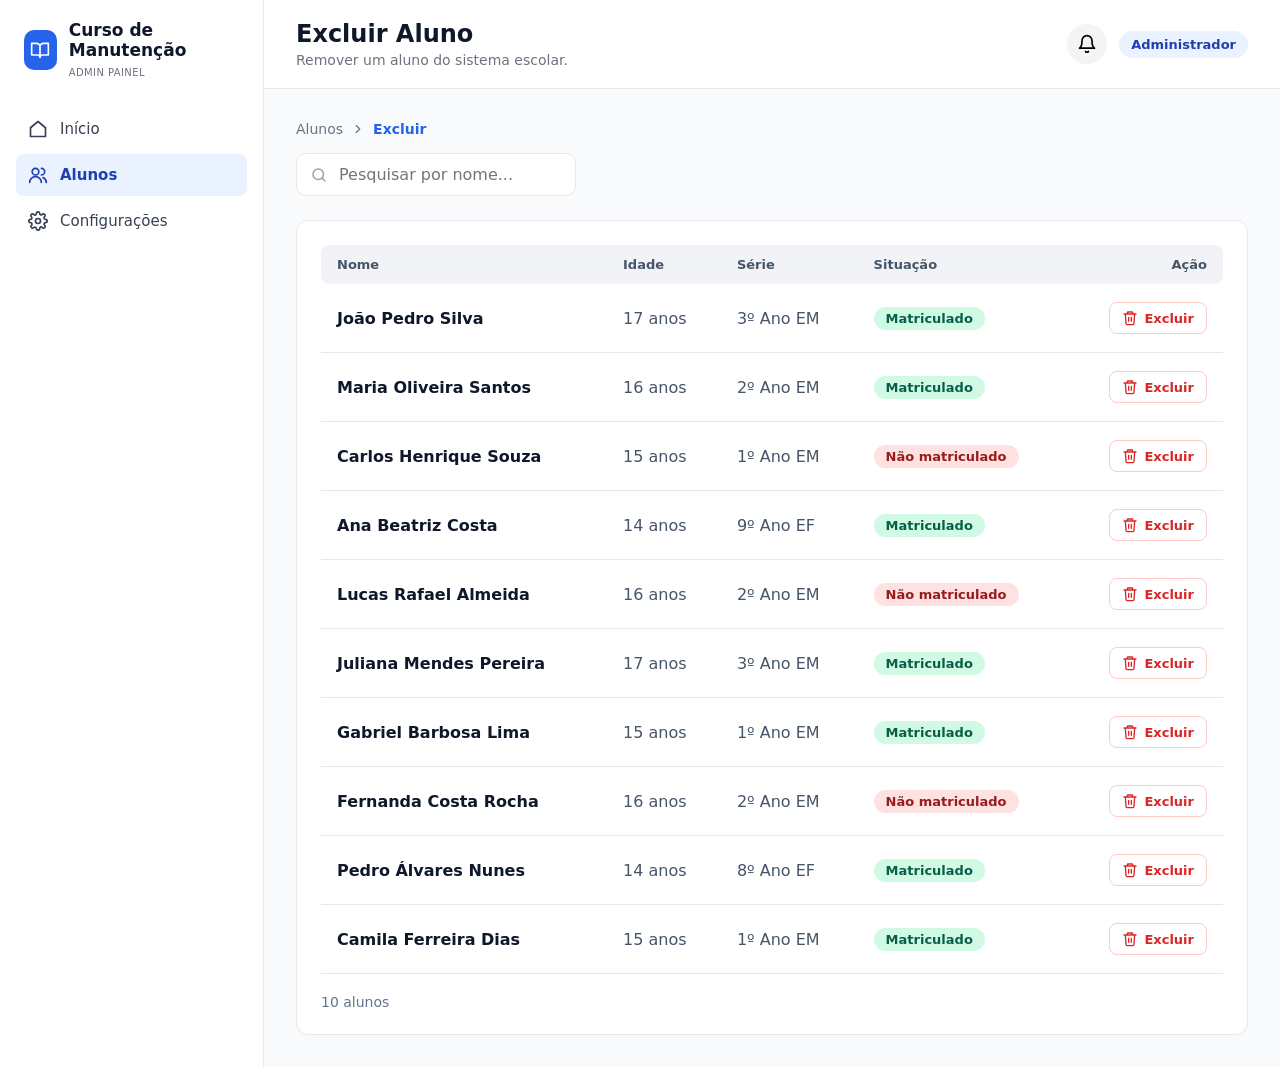
<file: excluir.html>
<!DOCTYPE html>
<html lang="pt-BR">

<head>
  <meta charset="UTF-8">
  <meta name="viewport" content="width=device-width, initial-scale=1">
  <title>Excluir Aluno</title>
  <link rel="stylesheet" href="/css/style.css">
  <link rel="stylesheet" href="/css/consultar.css"> <!-- reaproveita tabela, busca e selos -->
  <link rel="stylesheet" href="/css/excluir.css">
</head>

<body>

  <aside>
    <div class="marca">
      <div class="logo"><svg viewBox="0 0 24 24">
          <path d="M2 4h6a4 4 0 0 1 4 4v13a3 3 0 0 0-3-3H2zM22 4h-6a4 4 0 0 0-4 4v13a3 3 0 0 1 3-3h7z" />
        </svg></div>
      <div><b>Curso de Manutenção</b><small>ADMIN PAINEL</small></div>
    </div>
    <nav>
      <a href="inicio.html"><svg viewBox="0 0 24 24">
          <path d="M3 10.5 12 3l9 7.5V21H3z" />
        </svg>Início</a>
      <div class="menu-alunos">
        <a href="excluir.html" class="ativo"><svg viewBox="0 0 24 24">
            <circle cx="9" cy="8" r="4" />
            <path d="M2 21a7 7 0 0 1 14 0M16 4a4 4 0 0 1 0 8M22 21a7 7 0 0 0-4-6" />
          </svg>Alunos</a>
        <div class="submenu">
          <a href="Adicionar.html">Adicionar Aluno</a>
          <a href="editar.html">Editar Aluno</a>
          <a href="excluir.html">Excluir Aluno</a>
          <a href="consultar.html">Consultar Aluno</a>
        </div>
      </div>
      <a href="#"><svg viewBox="0 0 24 24">
          <circle cx="12" cy="12" r="3" />
          <path d="M19.4 15a1.7 1.7 0 0 0 .3 1.8l.1.1a2 2 0 1 1-2.8 2.8l-.1-.1a1.7 1.7 0 0 0-1.8-.3 1.7 1.7 0 0 0-1 1.5V21a2 2 0 1 1-4 0v-.1a1.7 1.7 0 0 0-1.1-1.5 1.7 1.7 0 0 0-1.8.3l-.1.1a2 2 0 1 1-2.8-2.8l.1-.1a1.7 1.7 0 0 0 .3-1.8 1.7 1.7 0 0 0-1.5-1H3a2 2 0 1 1 0-4h.1a1.7 1.7 0 0 0 1.5-1.1 1.7 1.7 0 0 0-.3-1.8l-.1-.1a2 2 0 1 1 2.8-2.8l.1.1a1.7 1.7 0 0 0 1.8.3H9a1.7 1.7 0 0 0 1-1.5V3a2 2 0 1 1 4 0v.1a1.7 1.7 0 0 0 1 1.5 1.7 1.7 0 0 0 1.8-.3l.1-.1a2 2 0 1 1 2.8 2.8l-.1.1a1.7 1.7 0 0 0-.3 1.8V9a1.7 1.7 0 0 0 1.5 1H21a2 2 0 1 1 0 4h-.1a1.7 1.7 0 0 0-1.5 1z" />
        </svg>Configurações</a>
    </nav>
  </aside>

  <div class="principal">
    <header>
      <div>
        <h1>Excluir Aluno</h1>
        <p>Remover um aluno do sistema escolar.</p>
      </div>
      <div class="usuario">
        <button class="sino" aria-label="Notificações"><svg viewBox="0 0 24 24">
            <path d="M18 8a6 6 0 0 0-12 0c0 7-3 9-3 9h18s-3-2-3-9M13.7 21a2 2 0 0 1-3.4 0" />
          </svg></button>
        <span class="selo">Administrador</span>
      </div>
    </header>

    <main>
      <div id="aviso" class="aviso" role="status" aria-live="polite"></div>

      <div class="caminho">Alunos <svg viewBox="0 0 24 24">
          <path d="m9 6 6 6-6 6" />
        </svg> <b>Excluir</b></div>

      <div class="barra">
        <div class="busca">
          <svg viewBox="0 0 24 24">
            <circle cx="11" cy="11" r="7" />
            <path d="m20 20-3.5-3.5" />
          </svg>
          <input type="search" id="busca" placeholder="Pesquisar por nome..." aria-label="Pesquisar por nome" autocomplete="off">
        </div>
      </div>

      <section class="cartao lista">
        <div class="tabela-rolagem">
          <table>
            <thead>
              <tr>
                <th>Nome</th>
                <th>Idade</th>
                <th>Série</th>
                <th>Situação</th>
                <th class="col-acoes">Ação</th>
              </tr>
            </thead>
            <tbody id="tabela-alunos"></tbody>
          </table>
        </div>
        <div class="rodape"><span id="info"></span></div>
      </section>
    </main>
  </div>

  <!-- Janela de confirmação (elemento nativo <dialog>: já bloqueia o resto da tela e fecha com Esc) -->
  <dialog id="confirmar" aria-labelledby="confirmar-titulo">
    <div class="alerta-icone"><svg viewBox="0 0 24 24">
        <path d="M12 9v4M12 17h.01M10.3 3.9 1.8 18a2 2 0 0 0 1.7 3h17a2 2 0 0 0 1.7-3L13.7 3.9a2 2 0 0 0-3.4 0z" />
      </svg></div>
    <h2 id="confirmar-titulo">Excluir aluno?</h2>
    <p>Você vai excluir <span class="detalhe" id="confirmar-nome"></span>.</p>
    <p>Esta ação não pode ser desfeita.</p>
    <div class="dialogo-acoes">
      <button type="button" class="btn cancelar" id="confirmar-nao">Cancelar</button>
      <button type="button" class="btn perigo" id="confirmar-sim">Excluir</button>
    </div>
  </dialog>

  <!-- Molde de uma linha -->
  <template id="modelo-linha">
    <tr>
      <td class="nome"></td>
      <td class="idade"></td>
      <td class="serie"></td>
      <td><span class="selo-situacao"></span></td>
      <td class="col-acoes">
        <button type="button" class="btn-excluir-linha"><svg viewBox="0 0 24 24">
            <path d="M3 6h18M8 6V4a1 1 0 0 1 1-1h6a1 1 0 0 1 1 1v2M19 6l-1 14a2 2 0 0 1-2 2H8a2 2 0 0 1-2-2L5 6M10 11v6M14 11v6" />
          </svg>Excluir</button>
      </td>
    </tr>
  </template>

  <script>
    /* =====================================================
       ACESSO A DADOS  (é a ÚNICA parte que muda com o banco)
       buscarAlunos()    -> lista [{ id, nome, idade, serie, matriculado }]
       excluirAluno(id)  -> { ok: true/false, erro: texto }
       ===================================================== */

    // ----- MODO TESTE: dados na memória (voltam ao recarregar a página) -----
    let alunosFalsos = [
      { id: 1, nome: 'João Pedro Silva', idade: 17, serie: '3º Ano EM', matriculado: true },
      { id: 2, nome: 'Maria Oliveira Santos', idade: 16, serie: '2º Ano EM', matriculado: true },
      { id: 3, nome: 'Carlos Henrique Souza', idade: 15, serie: '1º Ano EM', matriculado: false },
      { id: 4, nome: 'Ana Beatriz Costa', idade: 14, serie: '9º Ano EF', matriculado: true },
      { id: 5, nome: 'Lucas Rafael Almeida', idade: 16, serie: '2º Ano EM', matriculado: false },
      { id: 6, nome: 'Juliana Mendes Pereira', idade: 17, serie: '3º Ano EM', matriculado: true },
      { id: 7, nome: 'Gabriel Barbosa Lima', idade: 15, serie: '1º Ano EM', matriculado: true },
      { id: 8, nome: 'Fernanda Costa Rocha', idade: 16, serie: '2º Ano EM', matriculado: false },
      { id: 9, nome: 'Pedro Álvares Nunes', idade: 14, serie: '8º Ano EF', matriculado: true },
      { id: 10, nome: 'Camila Ferreira Dias', idade: 15, serie: '1º Ano EM', matriculado: true }
    ];
    const espera = ms => new Promise(r => setTimeout(r, ms));

    async function buscarAlunos() {
      await espera(300);
      return [...alunosFalsos];
    }
    async function excluirAluno(id) {
      await espera(400);
      alunosFalsos = alunosFalsos.filter(a => a.id !== id);
      return { ok: true };
    }

    // ----- MODO REAL (API em C#): comente o bloco de teste e descomente este -----
    // async function buscarAlunos() {
    //   const resp = await fetch('/api/alunos');
    //   if (!resp.ok) throw new Error('Falha ao buscar alunos');
    //   return resp.json();
    // }
    // async function excluirAluno(id) {
    //   const resp = await fetch('/api/alunos/' + encodeURIComponent(id), { method: 'DELETE' });
    //   return { ok: resp.ok, erro: resp.ok ? null : await resp.text() };
    // }

    /* ===================== TELA ===================== */
    const $ = id => document.getElementById(id);
    const corpo = $('tabela-alunos'), aviso = $('aviso');
    const dialogo = $('confirmar'), btnSim = $('confirmar-sim'), btnNao = $('confirmar-nao');
    let todos = [];      // alunos vindos do banco
    let busca = '';      // texto digitado (sem acento, minúsculo)
    let alvo = null;     // aluno que está na janela de confirmação
    let temporizador;

    const semAcento = t => t.normalize('NFD').replace(/[\u0300-\u036f]/g, '').toLowerCase();

    function mostrarAviso(texto, tipo) {
      clearTimeout(temporizador);
      const icone = tipo === 'ok'
        ? '<svg viewBox="0 0 24 24"><circle cx="12" cy="12" r="10"/><path d="m8 12 3 3 5-6"/></svg>'
        : '<svg viewBox="0 0 24 24"><circle cx="12" cy="12" r="10"/><path d="M12 8v5M12 16h.01"/></svg>';
      aviso.className = 'aviso mostrar ' + tipo;
      aviso.innerHTML = icone;
      const span = document.createElement('span');
      span.textContent = texto;            // textContent evita injeção de HTML
      aviso.appendChild(span);
      temporizador = setTimeout(() => aviso.classList.remove('mostrar'), 5000);
    }

    function mensagemTabela(texto) {
      corpo.innerHTML = '';
      const tr = document.createElement('tr');
      tr.className = 'vazio';
      const td = document.createElement('td');
      td.colSpan = 5;
      td.textContent = texto;
      tr.appendChild(td);
      corpo.appendChild(tr);
    }

    function criarLinha(aluno) {
      const linha = $('modelo-linha').content.cloneNode(true);
      linha.querySelector('.nome').textContent = aluno.nome;
      linha.querySelector('.idade').textContent = aluno.idade + ' anos';
      linha.querySelector('.serie').textContent = aluno.serie;

      const selo = linha.querySelector('.selo-situacao');
      selo.textContent = aluno.matriculado ? 'Matriculado' : 'Não matriculado';
      selo.classList.add(aluno.matriculado ? 'ok' : 'falha');

      linha.querySelector('button').dataset.id = aluno.id;   // para saber qual aluno foi clicado
      return linha;
    }

    function desenhar() {
      const lista = todos.filter(a => semAcento(a.nome).includes(busca));
      if (!lista.length) {
        mensagemTabela(todos.length ? 'Nenhum aluno encontrado.' : 'Nenhum aluno cadastrado.');
      } else {
        corpo.innerHTML = '';
        lista.forEach(a => corpo.appendChild(criarLinha(a)));
      }
      $('info').textContent = lista.length
        ? lista.length + (lista.length === 1 ? ' aluno' : ' alunos')
        : '';
    }

    function abrirConfirmacao(aluno) {
      alvo = aluno;
      $('confirmar-nome').textContent = aluno.nome;
      dialogo.showModal();
    }

    // ----- eventos -----
    $('busca').addEventListener('input', e => {
      busca = semAcento(e.target.value.trim());
      desenhar();
    });

    // um único "ouvinte" na tabela serve para todos os botões Excluir
    corpo.addEventListener('click', e => {
      const botao = e.target.closest('button[data-id]');
      if (!botao) return;
      const aluno = todos.find(a => String(a.id) === botao.dataset.id);
      if (aluno) abrirConfirmacao(aluno);
    });

    btnNao.addEventListener('click', () => dialogo.close());

    // ao fechar (botão, Esc ou depois de excluir): limpa o ?id= da barra de endereço
    dialogo.addEventListener('close', () => {
      alvo = null;
      if (location.search) history.replaceState(null, '', location.pathname);
    });

    btnSim.addEventListener('click', async () => {
      if (!alvo) return;
      const aluno = alvo;
      btnSim.disabled = btnNao.disabled = true;
      btnSim.textContent = 'Excluindo...';
      try {
        const resultado = await excluirAluno(aluno.id);
        dialogo.close();
        if (resultado.ok) {
          todos = todos.filter(a => a !== aluno);
          desenhar();
          mostrarAviso('Aluno "' + aluno.nome + '" excluído com sucesso!', 'ok');
        } else {
          mostrarAviso(resultado.erro || 'Não foi possível excluir o aluno.', 'falha');
        }
      } catch {
        dialogo.close();
        mostrarAviso('Sem conexão com o servidor. Tente novamente.', 'falha');
      } finally {
        btnSim.disabled = btnNao.disabled = false;
        btnSim.textContent = 'Excluir';
      }
    });

    // ----- início -----
    async function iniciar() {
      mensagemTabela('Carregando alunos...');
      try {
        todos = await buscarAlunos();
        desenhar();

        // veio da lista (excluir.html?id=3)? já abre a confirmação desse aluno
        const id = new URLSearchParams(location.search).get('id');
        if (id !== null) {
          const aluno = todos.find(a => String(a.id) === id);
          if (aluno) abrirConfirmacao(aluno);
          else mostrarAviso('Aluno não encontrado.', 'falha');
        }
      } catch {
        mensagemTabela('Não foi possível carregar os alunos. Tente novamente.');
      }
    }
    iniciar();
  </script>
</body>

</html>
</file>
<file: css/style.css>
:root {
  --azul: #2563eb;
  --azul-claro: #eff6ff;
  --azul-escuro: #1e40af;
  --texto: #111827;
  --suave: #6b7280;
  --borda: #e5e7eb;
  --fundo: #f9fafb;
  --verde-bg: #d1fae5;
  --verde: #065f46;
  --erro: #b91c1c;
}
* {
  box-sizing: border-box;
}
body {
  margin: 0;
  font-family: Inter, system-ui, "Segoe UI", sans-serif;
  color: var(--texto);
  background: var(--fundo);
  display: flex;
  min-height: 100vh;
}
svg {
  width: 20px;
  height: 20px;
  fill: none;
  stroke: currentColor;
  stroke-width: 2;
  stroke-linecap: round;
  stroke-linejoin: round;
  flex: none;
}

/* Menu lateral */
aside {
  width: 264px;
  background: #fff;
  border-right: 1px solid var(--borda);
  padding: 20px 16px;
  flex: none;
}
.marca {
  display: flex;
  gap: 12px;
  align-items: center;
  padding: 0 8px 28px;
}
.logo {
  width: 40px;
  height: 40px;
  border-radius: 10px;
  background: var(--azul);
  color: #fff;
  display: grid;
  place-items: center;
}
.marca b {
  display: block;
  font-size: 17px;
  line-height: 1.2;
}
.marca small {
  font-size: 10px;
  letter-spacing: 0.04em;
  color: var(--suave);
}
nav a {
  display: flex;
  gap: 12px;
  align-items: center;
  padding: 11px 12px;
  margin-bottom: 4px;
  border-radius: 8px;
  color: #374151;
  text-decoration: none;
  font-size: 15px;
}
nav a:hover {
  background: var(--fundo);
}
nav a.ativo {
  background: var(--azul-claro);
  color: var(--azul-escuro);
  font-weight: 600;
}
/* Menu Alunos */
.menu-alunos {
  position: relative;
}

.menu-alunos > a {
  display: flex;
  align-items: center;
}

/* Submenu escondido */
.submenu {
  display: none;
  margin-left: 20px;
  margin-top: 2px;
  margin-bottom: 6px;
  border-left: 2px solid var(--azul-claro);
  padding-left: 8px;
}

/* Aparece quando passar o mouse em Alunos */
.menu-alunos:hover .submenu {
  display: block;
}

/* Itens do submenu */
.submenu a {
  display: block;
  padding: 9px 12px;
  margin-bottom: 2px;
  border-radius: 6px;
  color: var(--suave);
  text-decoration: none;
  font-size: 14px;
}

.submenu a:hover {
  background: var(--azul-claro);
  color: var(--azul-escuro);
}

/* Conteúdo */
.principal {
  flex: 1;
  min-width: 0;
}
header {
  background: #fff;
  border-bottom: 1px solid var(--borda);
  padding: 20px 32px;
  display: flex;
  justify-content: space-between;
  align-items: center;
  gap: 16px;
}
header h1 {
  margin: 0;
  font-size: 24px;
}
header p {
  margin: 4px 0 0;
  color: var(--suave);
  font-size: 14px;
}
.usuario {
  display: flex;
  align-items: center;
  gap: 12px;
}
.sino {
  width: 40px;
  height: 40px;
  border-radius: 50%;
  border: 0;
  background: #f3f4f6;
  display: grid;
  place-items: center;
  cursor: pointer;
}
.selo {
  background: var(--azul-claro);
  color: var(--azul-escuro);
  font-size: 13px;
  font-weight: 600;
  padding: 6px 12px;
  border-radius: 999px;
}
main {
  padding: 32px;
  max-width: 1100px;
}

.aviso {
  display: none;
  align-items: center;
  gap: 12px;
  padding: 14px 18px;
  border-radius: 8px;
  margin-bottom: 24px;
  font-weight: 600;
  font-size: 15px;
}
.aviso.mostrar {
  display: flex;
}
.aviso.ok {
  background: var(--verde-bg);
  color: var(--verde);
}
.aviso.falha {
  background: #fee2e2;
  color: var(--erro);
}

.caminho {
  font-size: 14px;
  color: var(--suave);
  display: flex;
  align-items: center;
  gap: 8px;
  margin-bottom: 16px;
}
.caminho svg {
  width: 14px;
  height: 14px;
}
.caminho b {
  color: var(--azul);
  font-weight: 600;
}

.cartao {
  background: #fff;
  border: 1px solid var(--borda);
  border-radius: 12px;
  padding: 32px;
}
.cartao h2 {
  margin: 0 0 24px;
  font-size: 18px;
}
.grade {
  display: grid;
  grid-template-columns: 1fr 1fr;
  gap: 24px;
}
.grade .largo {
  grid-column: 1 / -1;
}
.linha1 {
  display: grid;
  grid-template-columns: 1fr 200px;
  gap: 24px;
  grid-column: 1 / -1;
}
label,
legend {
  display: block;
  font-size: 14px;
  font-weight: 600;
  color: #374151;
  margin-bottom: 8px;
  padding: 0;
}
input[type="text"],
input[type="number"],
select {
  width: 100%;
  padding: 11px 14px;
  border: 1px solid var(--borda);
  border-radius: 8px;
  font: inherit;
  font-size: 14px;
  background: #fff;
}
input:focus,
select:focus {
  outline: 2px solid var(--azul);
  outline-offset: 1px;
}
.invalido {
  border-color: var(--erro) !important;
}
.msg-erro {
  color: var(--erro);
  font-size: 13px;
  margin-top: 6px;
  min-height: 1em;
}
fieldset {
  border: 0;
  margin: 0;
  padding: 0;
}
.radios {
  display: flex;
  gap: 24px;
  align-items: center;
  height: 42px;
}
.radios label {
  display: flex;
  align-items: center;
  gap: 8px;
  font-weight: 500;
  margin: 0;
  cursor: pointer;
}
.radios input {
  width: 18px;
  height: 18px;
  accent-color: var(--azul);
  margin: 0;
}

.acoes {
  display: flex;
  justify-content: space-between;
  margin-top: 32px;
  padding-top: 24px;
  border-top: 1px solid var(--borda);
}
button.btn {
  padding: 11px 22px;
  border: 0;
  border-radius: 8px;
  font: inherit;
  font-size: 14px;
  font-weight: 600;
  cursor: pointer;
}
.cancelar {
  background: #f3f4f6;
  color: #374151;
}
.salvar {
  background: var(--azul);
  color: #fff;
}
.salvar:hover {
  background: var(--azul-escuro);
}
.salvar:disabled {
  opacity: 0.6;
  cursor: wait;
}

@media (max-width: 800px) {
  body {
    flex-direction: column;
  }
  aside {
    width: auto;
    border-right: 0;
    border-bottom: 1px solid var(--borda);
  }
  nav {
    display: flex;
    gap: 4px;
    overflow-x: auto;
  }
  .linha1,
  .grade {
    grid-template-columns: 1fr;
  }
  header,
  main {
    padding: 20px;
  }
  .selo {
    display: none;
  }
}
</file>
<file: css/consultar.css>
/* Estilos só da tela Alunos. Carregue DEPOIS do style.css. */
:root {
  --azul: #2563eb;
  --azul-claro: #eaf1ff;
  --verde-claro: #d1fae5;
  --verde-escuro: #065f46;
  --vermelho: #dc2626;
  --vermelho-claro: #fee2e2;
  --vermelho-escuro: #991b1b;
  --texto: #0f172a;
  --texto-suave: #94a3b8;
  --borda: #e5e7eb;
  --cabecalho-tabela: #f1f3f6;
}

/* ===== Barra: busca, filtros e botão ===== */
.barra {
  display: flex;
  align-items: center;
  flex-wrap: wrap;
  gap: 16px;
  margin-bottom: 24px;
}

.busca {
  position: relative;
  flex: 0 1 280px;
}

.busca svg {
  position: absolute;
  left: 14px;
  top: 50%;
  transform: translateY(-50%);
  width: 18px;
  height: 18px;
  fill: none;
  stroke: var(--texto-suave);
  stroke-width: 2;
  stroke-linecap: round;
  pointer-events: none;
}

.busca input {
  width: 100%;
  padding: 11px 14px 11px 42px;
  border: 1px solid var(--borda);
  border-radius: 10px;
  background: #fff;
  font: inherit;
}

.filtros {
  display: flex;
  gap: 4px;
  padding: 4px;
  background: #eef0f3;
  border-radius: 10px;
}

.filtros button {
  border: 0;
  background: transparent;
  padding: 8px 14px;
  border-radius: 8px;
  font: inherit;
  font-weight: 500;
  color: #475569;
  cursor: pointer;
}

.filtros button.ativo {
  background: #fff;
  color: #1e3a8a;
  font-weight: 600;
  box-shadow: 0 1px 2px rgba(0, 0, 0, 0.08);
}

.barra .novo {
  margin-left: auto;
  display: inline-flex;
  align-items: center;
  gap: 8px;
  text-decoration: none;
}

.barra .novo svg {
  width: 16px;
  height: 16px;
  fill: none;
  stroke: currentColor;
  stroke-width: 2.4;
  stroke-linecap: round;
}

/* ===== Tabela ===== */
.lista {
  padding: 24px;
}

.tabela-rolagem {
  overflow-x: auto;
} /* em tela pequena a tabela rola, a página não */

.lista table {
  width: 100%;
  min-width: 640px;
  border-collapse: collapse;
}

.lista th {
  background: var(--cabecalho-tabela);
  color: #475569;
  font-size: 13px;
  font-weight: 600;
  text-align: left;
  padding: 12px 16px;
}

.lista th:first-child {
  border-radius: 8px 0 0 8px;
}
.lista th:last-child {
  border-radius: 0 8px 8px 0;
}

.lista td {
  padding: 18px 16px;
  border-bottom: 1px solid var(--borda);
  color: #475569;
}

.lista td.nome {
  font-weight: 700;
  color: var(--texto);
}

.lista .col-acoes {
  text-align: right;
  white-space: nowrap;
}

.lista .vazio td {
  text-align: center;
  color: var(--texto-suave);
  padding: 40px 16px;
}

/* ===== Selos de situação ===== */
.selo-situacao {
  display: inline-block;
  padding: 4px 12px;
  border-radius: 999px;
  font-size: 13px;
  font-weight: 600;
}

.selo-situacao.ok {
  background: var(--verde-claro);
  color: var(--verde-escuro);
}
.selo-situacao.falha {
  background: var(--vermelho-claro);
  color: var(--vermelho-escuro);
}

/* ===== Ícones de ação (editar / excluir) ===== */
.acao {
  display: inline-grid;
  place-items: center;
  width: 30px;
  height: 30px;
  margin-left: 4px;
  border-radius: 8px;
}

.acao svg {
  width: 18px;
  height: 18px;
  fill: none;
  stroke: currentColor;
  stroke-width: 2;
  stroke-linecap: round;
  stroke-linejoin: round;
}

.acao.editar {
  color: var(--azul);
}
.acao.excluir {
  color: var(--vermelho);
}
.acao.editar:hover {
  background: var(--azul-claro);
}
.acao.excluir:hover {
  background: var(--vermelho-claro);
}

/* ===== Rodapé: contagem + paginação ===== */
.rodape {
  display: flex;
  justify-content: space-between;
  align-items: center;
  flex-wrap: wrap;
  gap: 12px;
  margin-top: 20px;
  color: #64748b;
  font-size: 14px;
}

.paginacao {
  display: flex;
  gap: 6px;
}

.paginacao button {
  min-width: 32px;
  padding: 6px 12px;
  border: 0;
  border-radius: 8px;
  background: transparent;
  font: inherit;
  font-weight: 500;
  color: #475569;
  cursor: pointer;
}

.paginacao button:hover:not(:disabled):not(.ativo) {
  background: var(--cabecalho-tabela);
}
.paginacao button.ativo {
  background: var(--azul);
  color: #fff;
  font-weight: 600;
}
.paginacao button:disabled {
  opacity: 0.45;
  cursor: not-allowed;
}

/* ===== Foco visível para quem usa teclado ===== */
.busca input:focus-visible,
.filtros button:focus-visible,
.paginacao button:focus-visible,
.acao:focus-visible {
  outline: 2px solid var(--azul);
  outline-offset: 2px;
}
</file>
<file: css/editar.css>
:root {
      --azul: #2563eb;
      --azul-claro: #eff6ff;
      --azul-escuro: #1e40af;
      --texto: #111827;
      --suave: #6b7280;
      --borda: #e5e7eb;
      --fundo: #f9fafb;
      --verde-bg: #d1fae5;
      --verde: #065f46;
      --erro: #b91c1c;
    }

    * {
      box-sizing: border-box;
    }

    body {
      margin: 0;
      font-family: Inter, system-ui, "Segoe UI", sans-serif;
      color: var(--texto);
      background: var(--fundo);
      display: flex;
      min-height: 100vh;
    }

    svg {
      width: 20px;
      height: 20px;
      fill: none;
      stroke: currentColor;
      stroke-width: 2;
      stroke-linecap: round;
      stroke-linejoin: round;
      flex: none;
    }

    aside {
      width: 264px;
      background: #fff;
      border-right: 1px solid var(--borda);
      padding: 20px 16px;
      flex: none;
    }

    .marca {
      display: flex;
      gap: 12px;
      align-items: center;
      padding: 0 8px 28px;
    }

    .logo {
      width: 40px;
      height: 40px;
      border-radius: 10px;
      background: var(--azul);
      color: #fff;
      display: grid;
      place-items: center;
    }

    .marca b {
      display: block;
      font-size: 17px;
      line-height: 1.2;
    }

    .marca small {
      font-size: 10px;
      letter-spacing: .04em;
      color: var(--suave);
    }

    nav a {
      display: flex;
      gap: 12px;
      align-items: center;
      padding: 11px 12px;
      margin-bottom: 4px;
      border-radius: 8px;
      color: #374151;
      text-decoration: none;
      font-size: 15px;
    }

    nav a:hover {
      background: var(--fundo);
    }

    nav a.ativo {
      background: var(--azul-claro);
      color: var(--azul-escuro);
      font-weight: 600;
    }
    .menu-alunos {
  position: relative;
}

.menu-alunos > a {
  display: flex;
  align-items: center;
}

/* Submenu escondido */
.submenu {
  display: none;
  margin-left: 20px;
  margin-top: 2px;
  margin-bottom: 6px;
  border-left: 2px solid var(--azul-claro);
  padding-left: 8px;
}

/* Aparece quando passar o mouse em Alunos */
.menu-alunos:hover .submenu {
  display: block;
}

/* Itens do submenu */
.submenu a {
  display: block;
  padding: 9px 12px;
  margin-bottom: 2px;
  border-radius: 6px;
  color: var(--suave);
  text-decoration: none;
  font-size: 14px;
}

.submenu a:hover {
  background: var(--azul-claro);
  color: var(--azul-escuro);
}

    .principal {
      flex: 1;
      min-width: 0;
    }

    header {
      background: #fff;
      border-bottom: 1px solid var(--borda);
      padding: 20px 32px;
      display: flex;
      justify-content: space-between;
      align-items: center;
      gap: 16px;
    }

    header h1 {
      margin: 0;
      font-size: 24px;
    }

    header p {
      margin: 4px 0 0;
      color: var(--suave);
      font-size: 14px;
    }

    .usuario {
      display: flex;
      align-items: center;
      gap: 12px;
    }

    .sino {
      width: 40px;
      height: 40px;
      border-radius: 50%;
      border: 0;
      background: #f3f4f6;
      display: grid;
      place-items: center;
      cursor: pointer;
    }

    .selo {
      background: var(--azul-claro);
      color: var(--azul-escuro);
      font-size: 13px;
      font-weight: 600;
      padding: 6px 12px;
      border-radius: 999px;
    }

    main {
      padding: 32px;
      max-width: 1100px;
    }

    .aviso {
      display: none;
      align-items: center;
      gap: 12px;
      padding: 14px 18px;
      border-radius: 8px;
      margin-bottom: 24px;
      font-weight: 600;
      font-size: 15px;
    }

    .aviso.mostrar {
      display: flex;
    }

    .aviso.ok {
      background: var(--verde-bg);
      color: var(--verde);
    }

    .aviso.falha {
      background: #fee2e2;
      color: var(--erro);
    }

    .caminho {
      font-size: 14px;
      color: var(--suave);
      display: flex;
      align-items: center;
      gap: 8px;
      margin-bottom: 16px;
    }

    .caminho svg {
      width: 14px;
      height: 14px;
    }

    .caminho b {
      color: var(--azul);
      font-weight: 600;
    }

    .cartao {
      background: #fff;
      border: 1px solid var(--borda);
      border-radius: 12px;
      padding: 32px;
    }

    .cartao h2 {
      margin: 0 0 24px;
      font-size: 18px;
    }

    .grade {
      display: grid;
      grid-template-columns: 1fr 1fr;
      gap: 24px;
    }

    .linha1 {
      display: grid;
      grid-template-columns: 1fr 200px;
      gap: 24px;
      grid-column: 1 / -1;
    }

    label,
    legend {
      display: block;
      font-size: 14px;
      font-weight: 600;
      color: #374151;
      margin-bottom: 8px;
      padding: 0;
    }

    input[type=text],
    input[type=number],
    select {
      width: 100%;
      padding: 11px 14px;
      border: 1px solid var(--borda);
      border-radius: 8px;
      font: inherit;
      font-size: 14px;
      background: #fff;
    }

    input:focus,
    select:focus {
      outline: 2px solid var(--azul);
      outline-offset: 1px;
    }

    .invalido {
      border-color: var(--erro) !important;
    }

    .msg-erro {
      color: var(--erro);
      font-size: 13px;
      margin-top: 6px;
      min-height: 1em;
    }

    fieldset {
      border: 0;
      margin: 0;
      padding: 0;
    }

    .radios {
      display: flex;
      gap: 24px;
      align-items: center;
      height: 42px;
    }

    .radios label {
      display: flex;
      align-items: center;
      gap: 8px;
      font-weight: 500;
      margin: 0;
      cursor: pointer;
    }

    .radios input {
      width: 18px;
      height: 18px;
      accent-color: var(--azul);
      margin: 0;
    }

    .acoes {
      display: flex;
      justify-content: space-between;
      margin-top: 32px;
      padding-top: 24px;
      border-top: 1px solid var(--borda);
    }

    button.btn {
      padding: 11px 22px;
      border: 0;
      border-radius: 8px;
      font: inherit;
      font-size: 14px;
      font-weight: 600;
      cursor: pointer;
    }

    .cancelar {
      background: #f3f4f6;
      color: #374151;
    }

    .salvar {
      background: var(--azul);
      color: #fff;
    }

    .salvar:hover {
      background: var(--azul-escuro);
    }

    .salvar:disabled {
      opacity: .6;
      cursor: wait;
    }

    @media (max-width: 800px) {
      body {
        flex-direction: column;
      }

      aside {
        width: auto;
        border-right: 0;
        border-bottom: 1px solid var(--borda);
      }

      nav {
        display: flex;
        gap: 4px;
        overflow-x: auto;
      }

      .linha1,
      .grade {
        grid-template-columns: 1fr;
      }

      header,
      main {
        padding: 20px;
      }

      .selo {
        display: none;
      }
    }
</file>
<file: css/excluir.css>
/* Estilos só da tela Excluir. Carregue DEPOIS do style.css e do alunos.css. */

/* Botão "Excluir" dentro de cada linha */
.btn-excluir-linha {
  display: inline-flex;
  align-items: center;
  gap: 6px;
  padding: 7px 12px;
  border: 1px solid #fecaca;
  border-radius: 8px;
  background: #fff;
  color: #dc2626;
  font: inherit;
  font-size: 13px;
  font-weight: 600;
  cursor: pointer;
}

.btn-excluir-linha:hover {
  background: #fee2e2;
}

.btn-excluir-linha svg {
  width: 16px;
  height: 16px;
  fill: none;
  stroke: currentColor;
  stroke-width: 2;
  stroke-linecap: round;
  stroke-linejoin: round;
}

.btn-excluir-linha:focus-visible,
.btn.perigo:focus-visible {
  outline: 2px solid #dc2626;
  outline-offset: 2px;
}

/* Botão vermelho de confirmação (usa o .btn que já existe no style.css) */
.btn.perigo {
  background: #dc2626;
  color: #fff;
  border: 0;
}

.btn.perigo:hover:not(:disabled) {
  background: #b91c1c;
}
.btn.perigo:disabled,
.btn.cancelar:disabled {
  opacity: 0.6;
  cursor: not-allowed;
}

/* Janela de confirmação */
dialog {
  width: min(420px, calc(100% - 32px));
  padding: 28px;
  border: 0;
  border-radius: 16px;
  box-shadow: 0 20px 50px rgba(15, 23, 42, 0.25);
  color: #0f172a;
}

dialog::backdrop {
  background: rgba(15, 23, 42, 0.45);
}

.alerta-icone {
  display: grid;
  place-items: center;
  width: 48px;
  height: 48px;
  margin-bottom: 16px;
  border-radius: 50%;
  background: #fee2e2;
  color: #dc2626;
}

.alerta-icone svg {
  width: 24px;
  height: 24px;
  fill: none;
  stroke: currentColor;
  stroke-width: 2;
  stroke-linecap: round;
  stroke-linejoin: round;
}

dialog h2 {
  margin: 0 0 8px;
  font-size: 18px;
}
dialog p {
  margin: 0 0 6px;
  color: #475569;
  line-height: 1.5;
}
dialog .detalhe {
  font-weight: 700;
  color: #0f172a;
}

.dialogo-acoes {
  display: flex;
  justify-content: flex-end;
  gap: 12px;
  margin-top: 24px;
}
</file>
